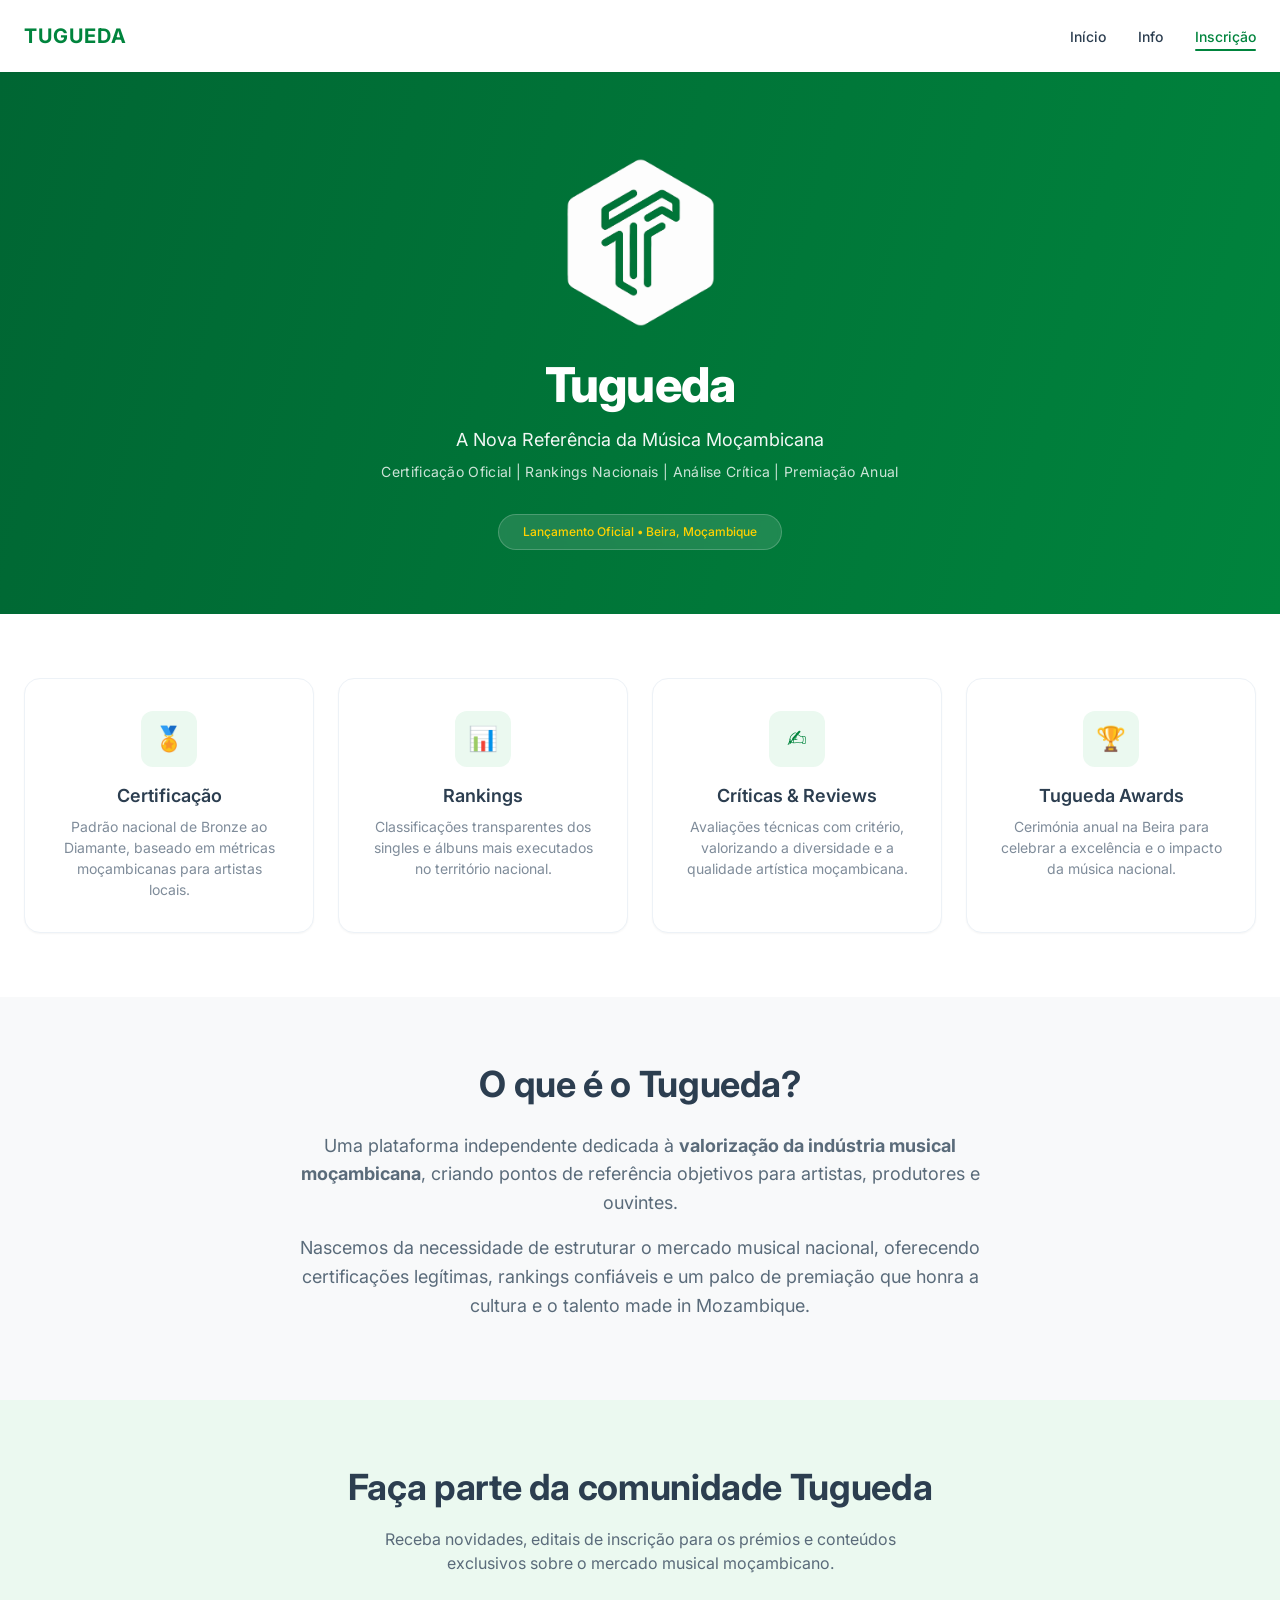
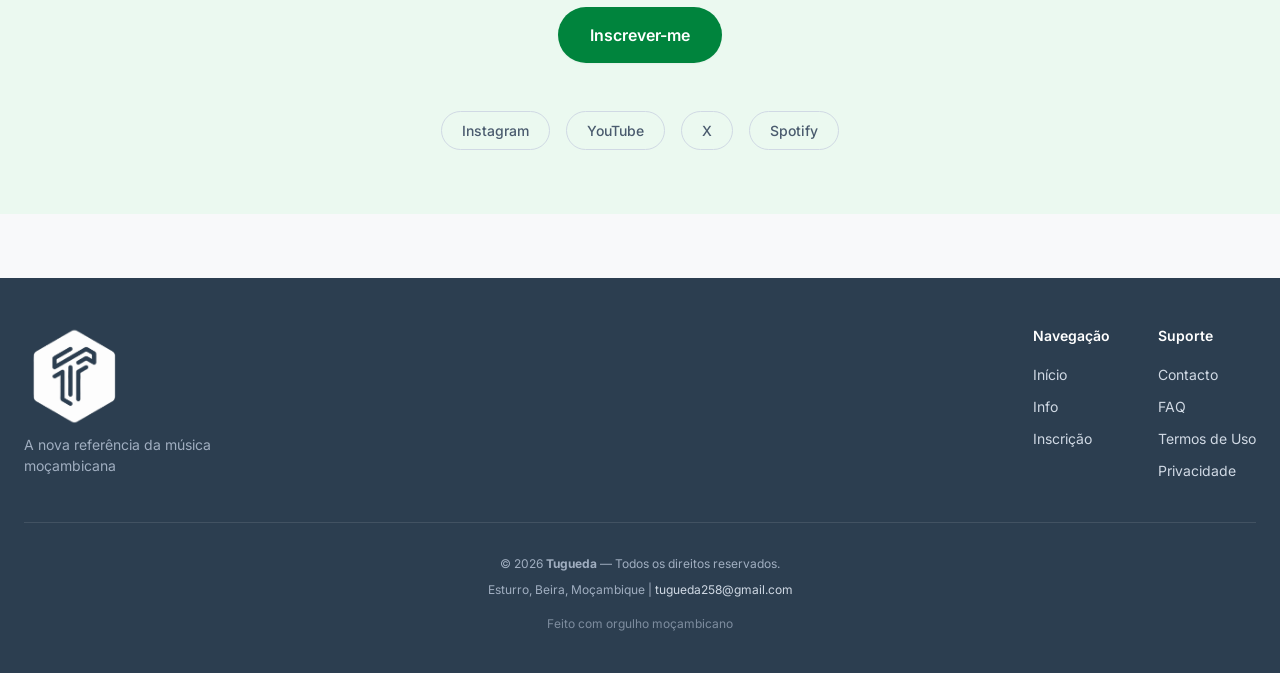
<file: index.html>
<!DOCTYPE html>
<html lang="pt-MZ">
<head>
    <meta charset="UTF-8">
    <meta name="viewport" content="width=device-width, initial-scale=1.0">
    <meta name="description" content="Tugueda - Plataforma oficial de certificação, rankings e premiação da música moçambicana">
    <meta name="keywords" content="música moçambicana, Tugueda, rankings, certificação, prémios">
    <meta name="author" content="Tugueda">
    <meta name="theme-color" content="#00843D">
    
    <!-- Open Graph / Facebook -->
    <meta property="og:type" content="website">
    <meta property="og:title" content="Tugueda | Plataforma da Música Moçambicana">
    <meta property="og:description" content="A nova referência da música moçambicana. Certificação, rankings e prémios para artistas nacionais.">
    <meta property="og:image" content="/assets/images/og-image.jpg">
    
    <!-- Twitter -->
    <meta name="twitter:card" content="summary_large_image">
    <meta name="twitter:title" content="Tugueda | Plataforma da Música Moçambicana">
    
    <title>Tugueda | Plataforma da Música Moçambicana</title>
    
    <!-- CSS -->
    <link rel="stylesheet" href="css/main.css">
    <link rel="stylesheet" href="css/pages/home.css">
    
    <!-- Favicon -->
    <link rel="icon" type="image/x-icon" href="/assets/images/favicon.ico">
</head>
<body>
    <div id="header-placeholder"></div>
    
    <main>
        <header class="hero">
            <div class="container">
                <div class="hero-content">
                    <div class="hero-logo" aria-label="Tugueda Logo">
						<img src="assets/images/logo.png" alt="Tugueda - Logotipo oficial da plataforma" class="logo-img">
					</div>
                    <h1 class="hero-title">Tugueda</h1>
                    <p class="hero-tagline">A Nova Referência da Música Moçambicana</p>
                    <p class="hero-subtagline">Certificação Oficial | Rankings Nacionais | Análise Crítica | Premiação Anual</p>
                    <div class="hero-badge">Lançamento Oficial • Beira, Moçambique</div>
                </div>
            </div>
        </header>
        
        <section class="pilares" aria-labelledby="pilares-title">
            <div class="container">
                <h2 id="pilares-title" class="visually-hidden">Serviços Tugueda</h2>
                <div class="row">
                    <div class="col col-md-6 col-sm-12">
                        <div class="card">
                            <div class="card-icon" aria-hidden="true">🏅</div>
                            <h3 class="card-title">Certificação</h3>
                            <p class="card-text">Padrão nacional de Bronze ao Diamante, baseado em métricas moçambicanas para artistas locais.</p>
                        </div>
                    </div>
                    <div class="col col-md-6 col-sm-12">
                        <div class="card">
                            <div class="card-icon" aria-hidden="true">📊</div>
                            <h3 class="card-title">Rankings</h3>
                            <p class="card-text">Classificações transparentes dos singles e álbuns mais executados no território nacional.</p>
                        </div>
                    </div>
                    <div class="col col-md-6 col-sm-12">
                        <div class="card">
                            <div class="card-icon" aria-hidden="true">✍️</div>
                            <h3 class="card-title">Críticas & Reviews</h3>
                            <p class="card-text">Avaliações técnicas com critério, valorizando a diversidade e a qualidade artística moçambicana.</p>
                        </div>
                    </div>
                    <div class="col col-md-6 col-sm-12">
                        <div class="card">
                            <div class="card-icon" aria-hidden="true">🏆</div>
                            <h3 class="card-title">Tugueda Awards</h3>
                            <p class="card-text">Cerimónia anual na Beira para celebrar a excelência e o impacto da música nacional.</p>
                        </div>
                    </div>
                </div>
            </div>
        </section>
        
        <section class="sobre">
            <div class="container">
                <h2>O que é o Tugueda?</h2>
                <p>Uma plataforma independente dedicada à <strong>valorização da indústria musical moçambicana</strong>, criando pontos de referência objetivos para artistas, produtores e ouvintes.</p>
                <p>Nascemos da necessidade de estruturar o mercado musical nacional, oferecendo certificações legítimas, rankings confiáveis e um palco de premiação que honra a cultura e o talento made in Mozambique.</p>
            </div>
        </section>
        
        <section class="cta">
            <div class="container">
                <h2>Faça parte da comunidade Tugueda</h2>
                <p>Receba novidades, editais de inscrição para os prémios e conteúdos exclusivos sobre o mercado musical moçambicano.</p>
                <a href="inscricao.html" class="btn btn-primary btn-lg">Inscrever-me</a>
                
                <div class="redes-sociais">
                    <a href="https://instagram.com/tugueda258" class="social-link" target="_blank" rel="noopener">Instagram</a>
                    <a href="https://youtube.com/@tugueda258" class="social-link" target="_blank" rel="noopener">YouTube</a>
                    <a href="https://x.com/tugueda258" class="social-link" target="_blank" rel="noopener">X</a>
                    <a href="https://open.spotify.com/user/..." class="social-link" target="_blank" rel="noopener">Spotify</a>
                </div>
            </div>
        </section>
    </main>
    
    <div id="footer-placeholder"></div>
    
    <!-- JavaScript -->
    <script type="module" src="js/main.js"></script>
</body>
</html>
</file>
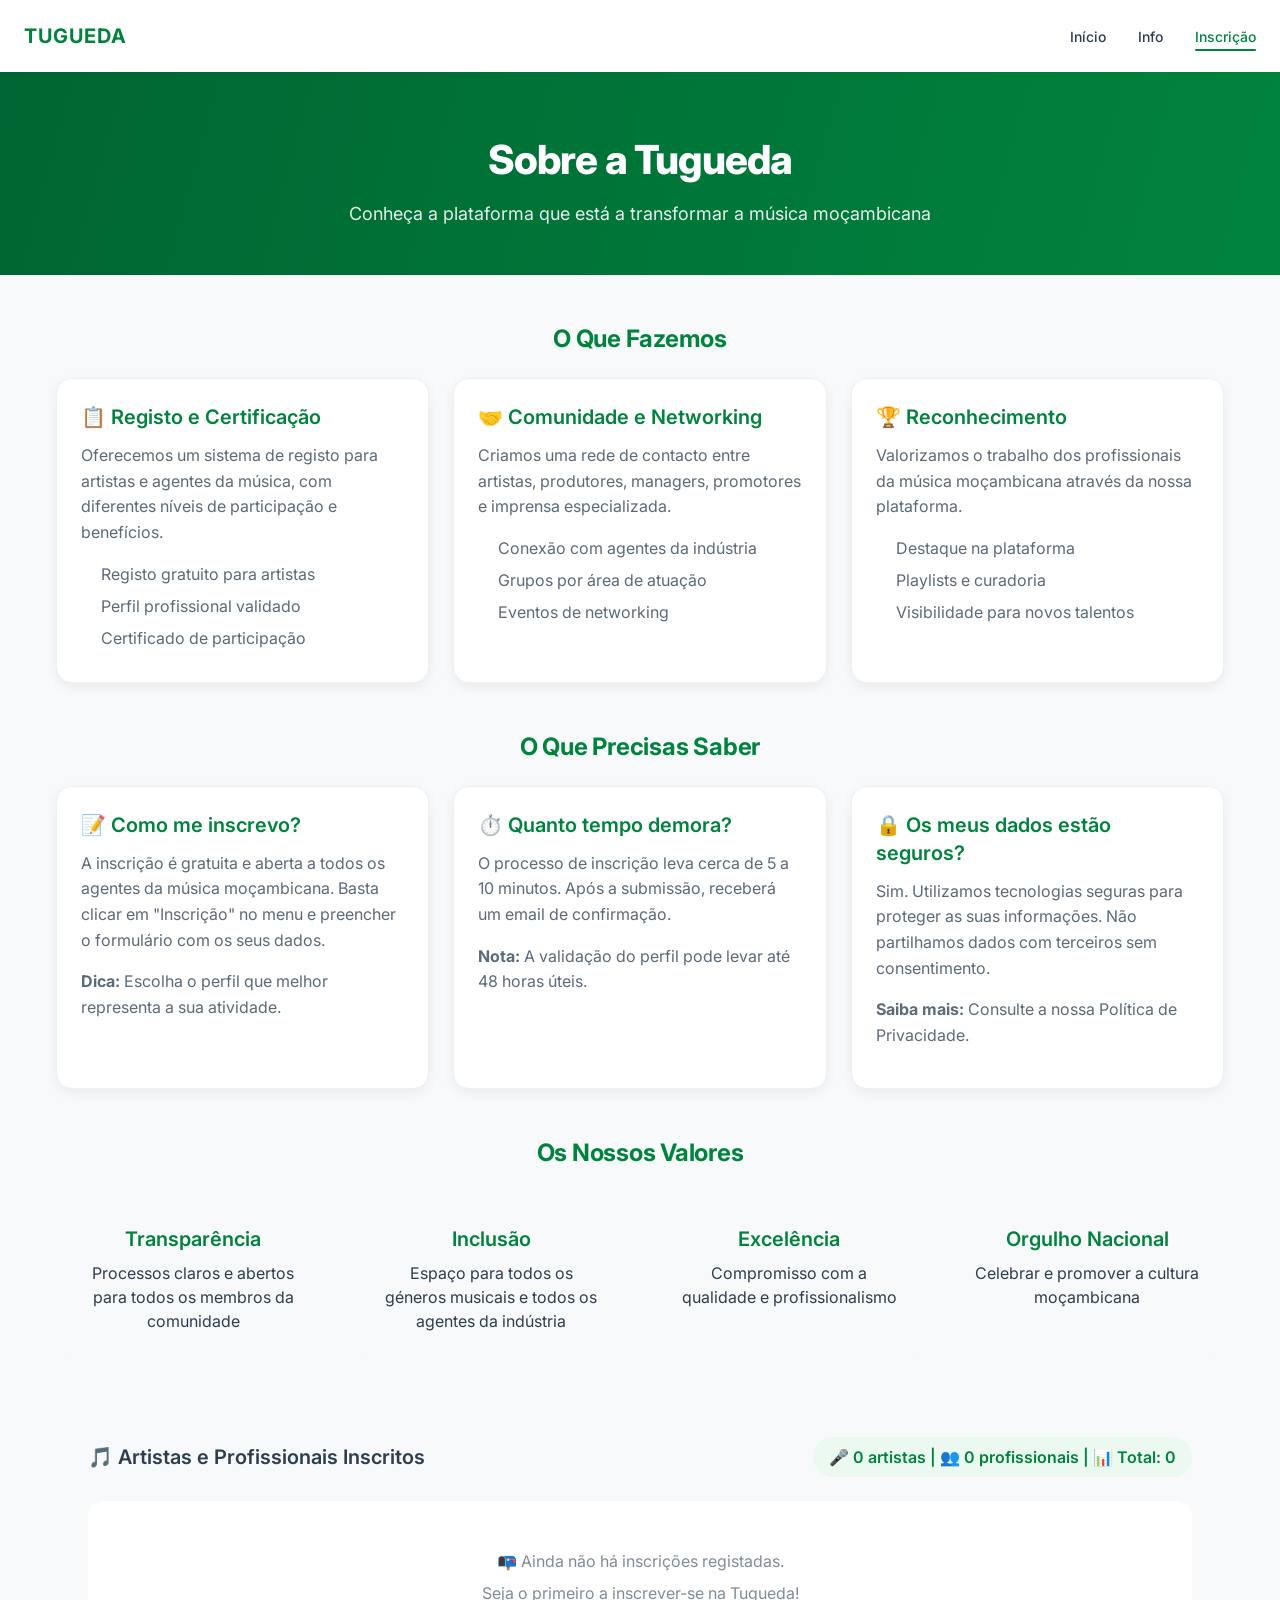
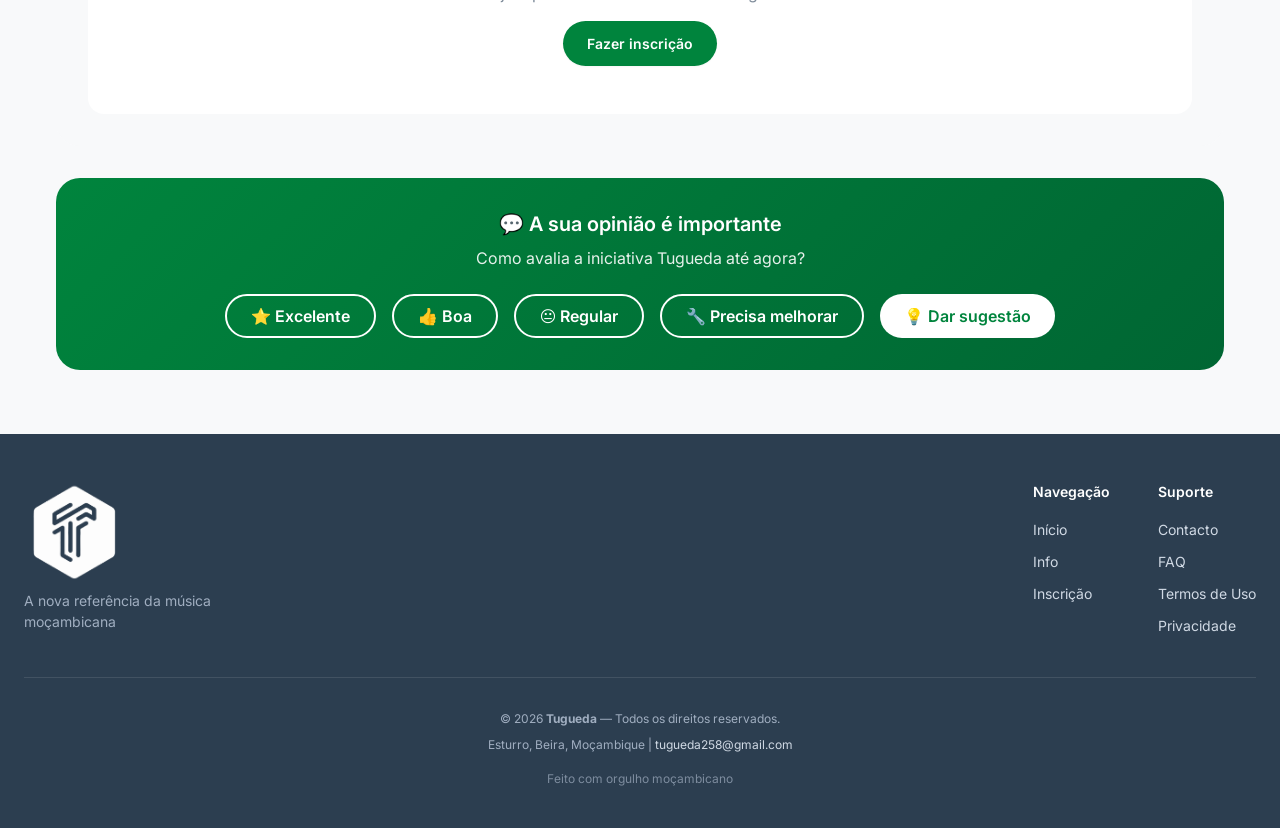
<file: info.html>
<!DOCTYPE html>
<html lang="pt-MZ">
<head>
    <meta charset="UTF-8">
    <meta name="viewport" content="width=device-width, initial-scale=1.0">
    <meta name="description" content="Informações sobre a Tugueda - Plataforma da música moçambicana">
    <meta name="theme-color" content="#00843D">
    
    <title>Info | Tugueda - Plataforma da Música Moçambicana</title>
    
    <link rel="stylesheet" href="css/main.css">
    
    <style>
        .info-hero {
            background: linear-gradient(105deg, var(--color-primary-dark) 0%, var(--color-primary) 100%);
            color: var(--color-white);
            text-align: center;
            padding: var(--spacing-16) var(--spacing-4) var(--spacing-12);
            margin-top: var(--header-height);
        }
        
        .info-hero h1 {
            font-size: clamp(1.8rem, 4vw, 2.5rem);
            margin-bottom: var(--spacing-4);
        }
        
        .info-hero p {
            font-size: var(--font-size-lg);
            opacity: 0.9;
            max-width: 600px;
            margin: 0 auto;
        }
        
        .info-content {
            max-width: 1200px;
            margin: var(--spacing-12) auto;
            padding: 0 var(--spacing-4);
        }
        
        .info-section {
            margin-bottom: var(--spacing-12);
        }
        
        .info-section h2 {
            color: var(--color-primary);
            margin-bottom: var(--spacing-6);
            font-size: var(--font-size-2xl);
            text-align: center;
        }
        
        .cards-grid {
            display: grid;
            grid-template-columns: repeat(auto-fit, minmax(300px, 1fr));
            gap: var(--spacing-6);
            margin-top: var(--spacing-6);
        }
        
        .info-card {
            background-color: var(--color-white);
            border-radius: var(--border-radius-lg);
            padding: var(--spacing-6);
            box-shadow: var(--shadow-md);
            border: 1px solid var(--color-gray-200);
            transition: transform var(--transition-base);
        }
        
        .info-card:hover {
            transform: translateY(-4px);
            box-shadow: var(--shadow-lg);
        }
        
        .info-card h3 {
            color: var(--color-primary);
            margin-bottom: var(--spacing-3);
            font-size: var(--font-size-xl);
        }
        
        .info-card p {
            color: var(--color-gray-700);
            line-height: 1.6;
            margin-bottom: var(--spacing-4);
        }
        
        .info-card ul {
            margin-left: var(--spacing-5);
            color: var(--color-gray-700);
        }
        
        .info-card li {
            margin-bottom: var(--spacing-2);
        }
        
        .valores-grid {
            display: grid;
            grid-template-columns: repeat(auto-fit, minmax(200px, 1fr));
            gap: var(--spacing-6);
            margin: var(--spacing-8) 0;
        }
        
        .valor-item {
            text-align: center;
            padding: var(--spacing-6);
            background-color: var(--color-gray-100);
            border-radius: var(--border-radius-lg);
        }
        
        .valor-item h4 {
            color: var(--color-primary);
            margin-bottom: var(--spacing-2);
        }
        
        /* Seção de Artistas */
        .artistas-section {
            background-color: var(--color-gray-100);
            border-radius: var(--border-radius-xl);
            padding: var(--spacing-8);
            margin-top: var(--spacing-8);
        }
        
        .artistas-header {
            display: flex;
            justify-content: space-between;
            align-items: center;
            flex-wrap: wrap;
            margin-bottom: var(--spacing-6);
        }
        
        .artistas-header h3 {
            font-size: var(--font-size-xl);
            color: var(--color-gray-900);
        }
        
        .artistas-stats {
            background-color: var(--color-primary-soft);
            padding: var(--spacing-2) var(--spacing-4);
            border-radius: var(--border-radius-full);
            color: var(--color-primary);
            font-weight: var(--font-weight-semibold);
        }
        
        .artistas-grid {
            display: grid;
            grid-template-columns: repeat(auto-fill, minmax(280px, 1fr));
            gap: var(--spacing-4);
        }
        
        .artista-card {
            background-color: var(--color-white);
            border-radius: var(--border-radius-md);
            padding: var(--spacing-4);
            display: flex;
            align-items: center;
            gap: var(--spacing-4);
            border: 1px solid var(--color-gray-200);
            transition: all var(--transition-fast);
        }
        
        .artista-card:hover {
            border-color: var(--color-primary);
            box-shadow: var(--shadow-sm);
        }
        
        .artista-avatar {
            width: 48px;
            height: 48px;
            background-color: var(--color-primary-soft);
            border-radius: var(--border-radius-full);
            display: flex;
            align-items: center;
            justify-content: center;
            font-size: var(--font-size-xl);
            font-weight: var(--font-weight-bold);
            color: var(--color-primary);
            flex-shrink: 0;
        }
        
        .artista-info {
            flex: 1;
        }
        
        .artista-nome {
            font-weight: var(--font-weight-bold);
            color: var(--color-gray-900);
            margin-bottom: var(--spacing-1);
        }
        
        .artista-perfil {
            font-size: var(--font-size-xs);
            color: var(--color-gray-600);
        }
        
        .artista-data {
            font-size: var(--font-size-xs);
            color: var(--color-gray-500);
        }
        
        .empty-state {
            text-align: center;
            padding: var(--spacing-12);
            background-color: var(--color-white);
            border-radius: var(--border-radius-lg);
            color: var(--color-gray-600);
        }
        
        .loading-spinner {
            display: flex;
            justify-content: center;
            padding: var(--spacing-8);
        }
        
        .spinner {
            width: 40px;
            height: 40px;
            border: 3px solid var(--color-gray-300);
            border-top-color: var(--color-primary);
            border-radius: 50%;
            animation: spin 1s linear infinite;
        }
        
        @keyframes spin {
            to { transform: rotate(360deg); }
        }
        
        /* Seção de Pergunta */
        .pergunta-section {
            background: linear-gradient(135deg, var(--color-primary) 0%, var(--color-primary-dark) 100%);
            border-radius: var(--border-radius-xl);
            padding: var(--spacing-8);
            text-align: center;
            color: var(--color-white);
            margin-top: var(--spacing-8);
        }
        
        .pergunta-section h3 {
            font-size: var(--font-size-xl);
            margin-bottom: var(--spacing-2);
        }
        
        .pergunta-section p {
            margin-bottom: var(--spacing-6);
            opacity: 0.9;
        }
        
        .pergunta-buttons {
            display: flex;
            gap: var(--spacing-4);
            justify-content: center;
            flex-wrap: wrap;
        }
        
        .btn-outline-light {
            background-color: transparent;
            border: 2px solid var(--color-white);
            color: var(--color-white);
            padding: var(--spacing-2) var(--spacing-6);
            border-radius: var(--border-radius-full);
            font-weight: var(--font-weight-semibold);
            cursor: pointer;
            transition: all var(--transition-fast);
        }
        
        .btn-outline-light:hover {
            background-color: var(--color-white);
            color: var(--color-primary);
        }
        
        .btn-light {
            background-color: var(--color-white);
            border: none;
            color: var(--color-primary);
            padding: var(--spacing-2) var(--spacing-6);
            border-radius: var(--border-radius-full);
            font-weight: var(--font-weight-semibold);
            cursor: pointer;
            transition: all var(--transition-fast);
        }
        
        .btn-light:hover {
            background-color: var(--color-secondary);
            transform: translateY(-2px);
        }
        
        .feedback-message {
            margin-top: var(--spacing-4);
            padding: var(--spacing-2);
            background-color: rgba(255,255,255,0.2);
            border-radius: var(--border-radius-md);
            display: inline-block;
        }
        
        @media (max-width: 768px) {
            .info-section h2 {
                font-size: var(--font-size-xl);
            }
            .artistas-header {
                flex-direction: column;
                gap: var(--spacing-4);
                text-align: center;
            }
            .artistas-section {
                padding: var(--spacing-4);
            }
        }
    </style>
</head>
<body>
    <div id="header-placeholder"></div>
    
    <main>
        <header class="info-hero">
            <h1>Sobre a Tugueda</h1>
            <p>Conheça a plataforma que está a transformar a música moçambicana</p>
        </header>
        
        <div class="info-content">
            <!-- SECÇÃO: O QUE FAZEMOS (4 cards) -->
            <div class="info-section">
                <h2>O Que Fazemos</h2>
                <div class="cards-grid">
                    <div class="info-card">
                        <h3>📋 Registo e Certificação</h3>
                        <p>Oferecemos um sistema de registo para artistas e agentes da música, com diferentes níveis de participação e benefícios.</p>
                        <ul>
                            <li>Registo gratuito para artistas</li>
                            <li>Perfil profissional validado</li>
                            <li>Certificado de participação</li>
                        </ul>
                    </div>
                    <div class="info-card">
                        <h3>🤝 Comunidade e Networking</h3>
                        <p>Criamos uma rede de contacto entre artistas, produtores, managers, promotores e imprensa especializada.</p>
                        <ul>
                            <li>Conexão com agentes da indústria</li>
                            <li>Grupos por área de atuação</li>
                            <li>Eventos de networking</li>
                        </ul>
                    </div>
                    <div class="info-card">
                        <h3>🏆 Reconhecimento</h3>
                        <p>Valorizamos o trabalho dos profissionais da música moçambicana através da nossa plataforma.</p>
                        <ul>
                            <li>Destaque na plataforma</li>
                            <li>Playlists e curadoria</li>
                            <li>Visibilidade para novos talentos</li>
                        </ul>
                    </div>
                </div>
            </div>
            
            <!-- SECÇÃO: O QUE PRECISAS SABER -->
            <div class="info-section">
                <h2>O Que Precisas Saber</h2>
                <div class="cards-grid">
                    <div class="info-card">
                        <h3>📝 Como me inscrevo?</h3>
                        <p>A inscrição é gratuita e aberta a todos os agentes da música moçambicana. Basta clicar em "Inscrição" no menu e preencher o formulário com os seus dados.</p>
                        <p><strong>Dica:</strong> Escolha o perfil que melhor representa a sua atividade.</p>
                    </div>
                    <div class="info-card">
                        <h3>⏱️ Quanto tempo demora?</h3>
                        <p>O processo de inscrição leva cerca de 5 a 10 minutos. Após a submissão, receberá um email de confirmação.</p>
                        <p><strong>Nota:</strong> A validação do perfil pode levar até 48 horas úteis.</p>
                    </div>
                    <div class="info-card">
                        <h3>🔒 Os meus dados estão seguros?</h3>
                        <p>Sim. Utilizamos tecnologias seguras para proteger as suas informações. Não partilhamos dados com terceiros sem consentimento.</p>
                        <p><strong>Saiba mais:</strong> Consulte a nossa Política de Privacidade.</p>
                    </div>
                </div>
            </div>
            
            <!-- SECÇÃO: VALORES -->
            <div class="info-section">
                <h2>Os Nossos Valores</h2>
                <div class="valores-grid">
                    <div class="valor-item">
                        <h4>Transparência</h4>
                        <p>Processos claros e abertos para todos os membros da comunidade</p>
                    </div>
                    <div class="valor-item">
                        <h4>Inclusão</h4>
                        <p>Espaço para todos os géneros musicais e todos os agentes da indústria</p>
                    </div>
                    <div class="valor-item">
                        <h4>Excelência</h4>
                        <p>Compromisso com a qualidade e profissionalismo</p>
                    </div>
                    <div class="valor-item">
                        <h4>Orgulho Nacional</h4>
                        <p>Celebrar e promover a cultura moçambicana</p>
                    </div>
                </div>
            </div>
            
            <!-- SECÇÃO: ARTISTAS JÁ INSCRITOS (BASE DE DADOS) -->
            <div class="artistas-section">
                <div class="artistas-header">
                    <h3>🎵 Artistas e Profissionais Inscritos</h3>
                    <div class="artistas-stats" id="artistasStats">Carregando...</div>
                </div>
                
                <div id="artistasContainer">
                    <div class="loading-spinner">
                        <div class="spinner"></div>
                    </div>
                </div>
            </div>
            
            <!-- SECÇÃO: PERGUNTA -->
            <div class="pergunta-section">
                <h3>💬 A sua opinião é importante</h3>
                <p>Como avalia a iniciativa Tugueda até agora?</p>
                <div class="pergunta-buttons">
                    <button class="btn-outline-light" onclick="registarFeedback('excelente')">⭐ Excelente</button>
                    <button class="btn-outline-light" onclick="registarFeedback('boa')">👍 Boa</button>
                    <button class="btn-outline-light" onclick="registarFeedback('regular')">😐 Regular</button>
                    <button class="btn-outline-light" onclick="registarFeedback('precisa_melhorar')">🔧 Precisa melhorar</button>
                    <button class="btn-light" onclick="abrirSugestao()">💡 Dar sugestão</button>
                </div>
                <div id="feedbackResposta" class="feedback-message" style="display: none;"></div>
            </div>
        </div>
    </main>
    
    <div id="footer-placeholder"></div>
    
    <script>
        // Funções globais para feedback
        window.registarFeedback = function(tipo) {
            const mensagens = {
                'excelente': 'Obrigado! Ficamos felizes por saber que está a gostar da Tugueda! 🎵',
                'boa': 'Agradecemos o feedback! Vamos continuar a melhorar para si. 👍',
                'regular': 'Obrigado pela honestidade. Diga-nos como podemos melhorar!',
                'precisa_melhorar': 'Sentimos muito. Por favor, envie-nos a sua sugestão para melhorarmos.'
            };
            
            const resposta = document.getElementById('feedbackResposta');
            resposta.textContent = mensagens[tipo];
            resposta.style.display = 'inline-block';
            
            // Salvar feedback no localStorage
            const feedbacks = JSON.parse(localStorage.getItem('tugueda_feedbacks') || '[]');
            feedbacks.push({
                tipo: tipo,
                data: new Date().toISOString()
            });
            localStorage.setItem('tugueda_feedbacks', JSON.stringify(feedbacks));
            
            // Esconder após 5 segundos
            setTimeout(() => {
                resposta.style.display = 'none';
            }, 5000);
        };
        
        window.abrirSugestao = function() {
            const sugestao = prompt('Deixe aqui a sua sugestão para a Tugueda:');
            if (sugestao && sugestao.trim()) {
                const sugestoes = JSON.parse(localStorage.getItem('tugueda_sugestoes') || '[]');
                sugestoes.push({
                    texto: sugestao,
                    data: new Date().toISOString()
                });
                localStorage.setItem('tugueda_sugestoes', JSON.stringify(sugestoes));
                alert('Obrigado pela sua sugestão! Vamos analisar.');
            }
        };
        
        // Mapeamento de perfis para exibição amigável
        const perfilDisplay = {
            'artista_solo': 'Artista Solo',
            'banda_grupo': 'Banda/Grupo',
            'selo_gravadora': 'Selo/Gravadora',
            'manager_agente': 'Manager/Agente',
            'promotor_eventos': 'Promotor',
            'produtor': 'Produtor',
            'radio_tv': 'Rádio/TV',
            'jornalista_critico': 'Jornalista',
            'estudante': 'Estudante',
            'ouvinte_fa': 'Ouvinte/Fã',
            'loja_instrumentos': 'Loja/Instrumentos',
            'outro': 'Outro'
        };
        
        // Função para obter nome de exibição (artístico/institucional)
        function getNomeExibicao(inscricao) {
            switch(inscricao.perfil) {
                case 'artista_solo':
                    return inscricao.dados_especificos?.nome_artistico || inscricao.nome;
                case 'banda_grupo':
                    return inscricao.dados_especificos?.nome_banda || inscricao.nome;
                case 'selo_gravadora':
                    return inscricao.dados_especificos?.nome_selo || inscricao.nome;
                case 'manager_agente':
                    return inscricao.dados_especificos?.empresa || inscricao.nome;
                case 'promotor_eventos':
                    return inscricao.dados_especificos?.empresa || inscricao.nome;
                case 'produtor':
                    return inscricao.dados_especificos?.estudio || inscricao.nome;
                case 'radio_tv':
                    return inscricao.dados_especificos?.veiculo || inscricao.nome;
                case 'jornalista_critico':
                    return inscricao.dados_especificos?.veiculo || inscricao.nome;
                default:
                    return inscricao.nome;
            }
        }
        
        // Carregar componentes
        async function loadComponent(url, elementId) {
            try {
                const response = await fetch(url);
                if (response.ok) {
                    document.getElementById(elementId).innerHTML = await response.text();
                }
            } catch (error) {
                console.error(`Erro ao carregar ${url}:`, error);
            }
        }
        
        // Carregar artistas da base de dados
        async function carregarArtistas() {
            const container = document.getElementById('artistasContainer');
            const statsElement = document.getElementById('artistasStats');
            
            try {
                let inscricoes = [];
                
                // Tentar buscar do IndexedDB
                if (window.db) {
                    inscricoes = await window.db.getAllInscricoes(100);
                    console.log('Artistas carregados do IndexedDB:', inscricoes.length);
                }
                
                // Fallback: localStorage
                if (inscricoes.length === 0) {
                    inscricoes = JSON.parse(localStorage.getItem('tugueda_inscricoes') || '[]');
                    console.log('Artistas carregados do localStorage:', inscricoes.length);
                }
                
                // Filtrar apenas perfis artísticos (artistas, bandas, selos)
                const artistas = inscricoes.filter(i => 
                    i.perfil === 'artista_solo' || 
                    i.perfil === 'banda_grupo' || 
                    i.perfil === 'selo_gravadora'
                );
                
                const outros = inscricoes.filter(i => 
                    i.perfil !== 'artista_solo' && 
                    i.perfil !== 'banda_grupo' && 
                    i.perfil !== 'selo_gravadora'
                );
                
                // Atualizar estatísticas
                statsElement.innerHTML = `🎤 ${artistas.length} artistas | 👥 ${outros.length} profissionais | 📊 Total: ${inscricoes.length}`;
                
                if (artistas.length === 0 && outros.length === 0) {
                    container.innerHTML = `
                        <div class="empty-state">
                            <p>📭 Ainda não há inscrições registadas.</p>
                            <p style="margin-top: var(--spacing-2);">Seja o primeiro a inscrever-se na Tugueda!</p>
                            <a href="inscricao.html" class="btn btn-primary" style="display: inline-block; margin-top: var(--spacing-4);">Fazer inscrição</a>
                        </div>
                    `;
                    return;
                }
                
                // Construir HTML dos artistas
                let html = '<div class="artistas-grid">';
                
                // Mostrar artistas primeiro
                artistas.forEach(artista => {
                    const nome = getNomeExibicao(artista);
                    const inicial = nome.charAt(0).toUpperCase();
                    const data = new Date(artista.created_at).toLocaleDateString('pt-MZ');
                    
                    html += `
                        <div class="artista-card">
                            <div class="artista-avatar">${inicial}</div>
                            <div class="artista-info">
                                <div class="artista-nome">${nome}</div>
                                <div class="artista-perfil">${perfilDisplay[artista.perfil] || artista.perfil}</div>
                                <div class="artista-data">${data}</div>
                            </div>
                        </div>
                    `;
                });
                
                // Mostrar outros profissionais
                outros.forEach(profissional => {
                    const nome = getNomeExibicao(profissional);
                    const inicial = nome.charAt(0).toUpperCase();
                    const data = new Date(profissional.created_at).toLocaleDateString('pt-MZ');
                    
                    html += `
                        <div class="artista-card">
                            <div class="artista-avatar">${inicial}</div>
                            <div class="artista-info">
                                <div class="artista-nome">${nome}</div>
                                <div class="artista-perfil">${perfilDisplay[profissional.perfil] || profissional.perfil}</div>
                                <div class="artista-data">${data}</div>
                            </div>
                        </div>
                    `;
                });
                
                html += '</div>';
                container.innerHTML = html;
                
            } catch (error) {
                console.error('Erro ao carregar artistas:', error);
                container.innerHTML = `
                    <div class="empty-state">
                        <p>⚠️ Erro ao carregar a base de dados.</p>
                        <p style="margin-top: var(--spacing-2);">Tente novamente mais tarde.</p>
                    </div>
                `;
            }
        }
        
        // Inicializar página
        (async function() {
            await loadComponent('components/header.html', 'header-placeholder');
            await loadComponent('components/footer.html', 'footer-placeholder');
            await carregarArtistas();
        })();
    </script>
    
    <script type="module">
        import { TuguedaDB } from './js/modules/database.js';
        
        // Inicializar banco de dados
        window.db = new TuguedaDB();
        await window.db.init();
        
        // Recarregar artistas quando o DB estiver pronto
        await carregarArtistas();
    </script>
</body>
</html>
</file>
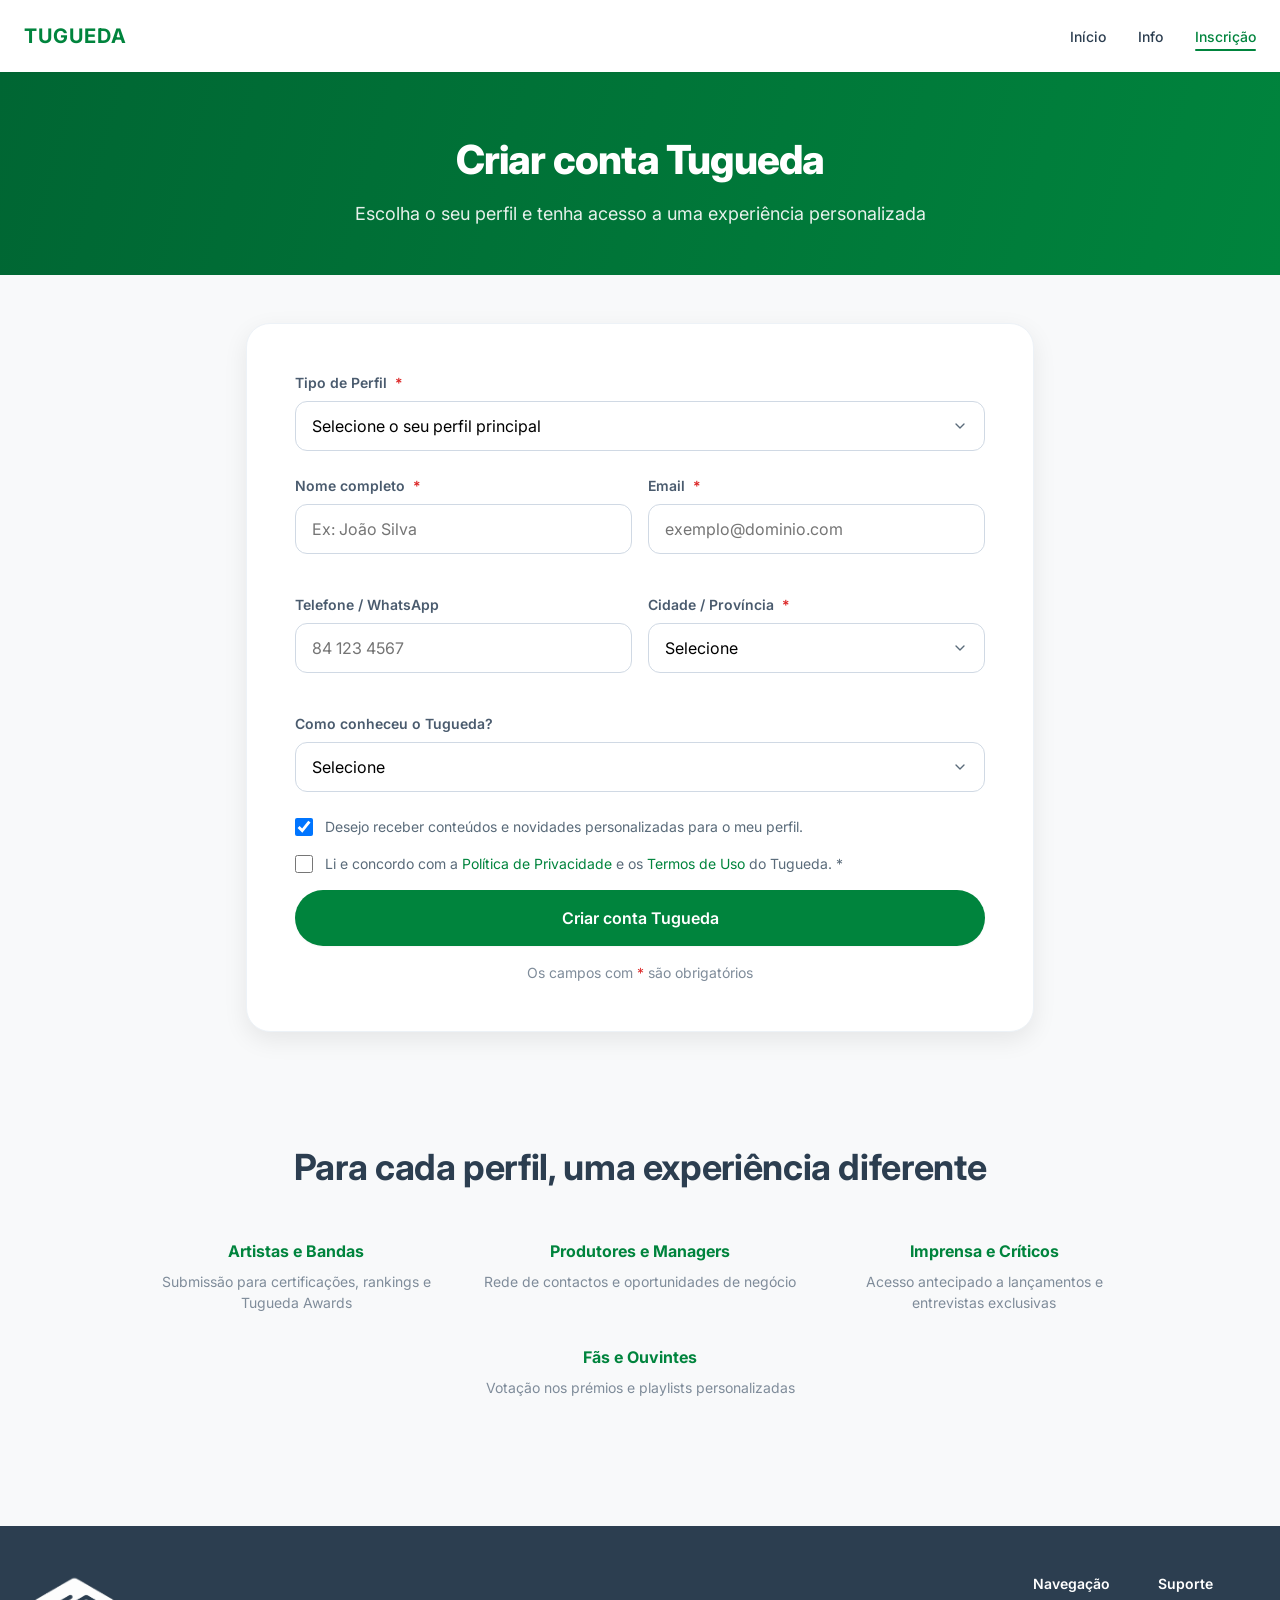
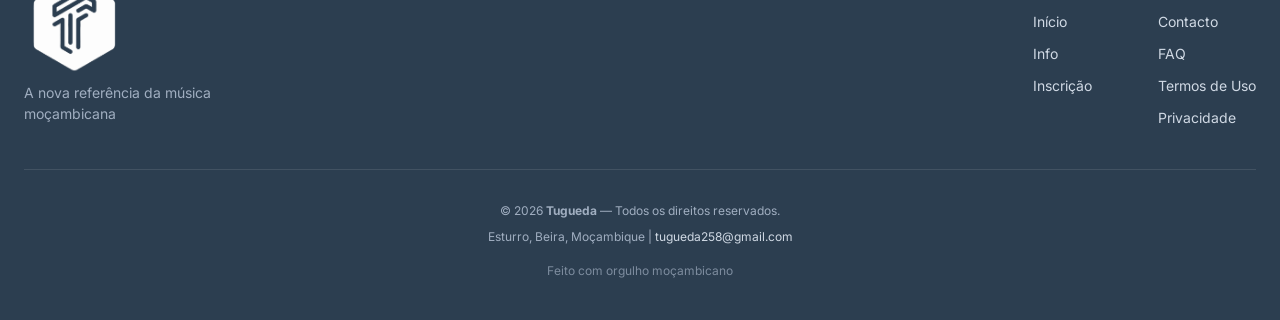
<file: inscricao.html>
<!DOCTYPE html>
<html lang="pt-MZ">
<head>
    <meta charset="UTF-8">
    <meta name="viewport" content="width=device-width, initial-scale=1.0">
    <meta name="description" content="Inscreva-se no Tugueda - Plataforma oficial da música moçambicana">
    <meta name="theme-color" content="#00843D">
    
    <title>Inscrição | Tugueda - Plataforma da Música Moçambicana</title>
    
    <!-- CSS Principal -->
    <link rel="stylesheet" href="css/main.css">
    <link rel="stylesheet" href="css/pages/inscricao.css">
</head>
<body>
    <!-- Header será inserido aqui via JavaScript -->
    <div id="header-placeholder"></div>
    
    <main>
        <header class="hero-inscricao">
            <h1>Criar conta Tugueda</h1>
            <p>Escolha o seu perfil e tenha acesso a uma experiência personalizada</p>
        </header>
        
        <div class="form-container">
            <div class="form-card">
                <div id="successMessage" class="success-message hidden">
                    <p>Inscrição realizada com sucesso!</p>
                    <p>A redirecionar para a página de confirmação...</p>
                </div>
                
                <form id="inscricaoForm" novalidate>
                    <!-- PERFIL - Primeiro campo -->
                    <div class="form-group">
                        <label class="form-label">Tipo de Perfil <span class="required">*</span></label>
                        <select id="perfil" name="perfil" class="form-control form-select" required>
                            <option value="">Selecione o seu perfil principal</option>
                            <option value="artista_solo">Artista / Músico (Solo)</option>
                            <option value="banda_grupo">Banda / Grupo Musical</option>
                            <option value="selo_gravadora">Selo / Editora / Gravadora</option>
                            <option value="manager_agente">Manager / Agente Artístico</option>
                            <option value="promotor_eventos">Promotor de Eventos</option>
                            <option value="produtor">Produtor Musical</option>
                            <option value="radio_tv">Rádio / TV / Streaming</option>
                            <option value="jornalista_critico">Jornalista / Crítico Musical</option>
                            <option value="estudante">Estudante de Música</option>
                            <option value="ouvinte_fa">Ouvinte / Fã</option>
                            <option value="loja_instrumentos">Loja / Instrumentos Musicais</option>
                            <option value="outro">Outro</option>
                        </select>
                    </div>
                    
                    <!-- Informações básicas -->
                    <div class="form-row">
                        <div class="form-group">
                            <label for="nome" class="form-label">Nome completo <span class="required">*</span></label>
                            <input type="text" id="nome" name="nome" class="form-control" required placeholder="Ex: João Silva">
                        </div>
                        <div class="form-group">
                            <label for="email" class="form-label">Email <span class="required">*</span></label>
                            <input type="email" id="email" name="email" class="form-control" required placeholder="exemplo@dominio.com">
                        </div>
                    </div>
                    
                    <div class="form-row">
                        <div class="form-group">
                            <label for="telefone" class="form-label">Telefone / WhatsApp</label>
                            <input type="tel" id="telefone" name="telefone" class="form-control" placeholder="84 123 4567">
                        </div>
                        <div class="form-group">
                            <label for="provincia" class="form-label">Cidade / Província <span class="required">*</span></label>
                            <select id="provincia" name="provincia" class="form-control form-select" required>
                                <option value="">Selecione</option>
                                <option value="Maputo Cidade">Maputo Cidade</option>
                                <option value="Maputo Província">Maputo Província</option>
                                <option value="Gaza">Gaza</option>
                                <option value="Inhambane">Inhambane</option>
                                <option value="Manica">Manica</option>
                                <option value="Sofala">Sofala</option>
                                <option value="Tete">Tete</option>
                                <option value="Zambézia">Zambézia</option>
                                <option value="Nampula">Nampula</option>
                                <option value="Cabo Delgado">Cabo Delgado</option>
                                <option value="Niassa">Niassa</option>
                                <option value="Fora de Moçambique">Fora de Moçambique</option>
                            </select>
                        </div>
                    </div>
                    
                    <!-- SEÇÕES CONDICIONAIS -->
                    <!-- Artista Solo -->
                    <div id="artista_solo_fields" class="conditional-section hidden">
                        <div class="section-title">INFORMAÇÕES ARTÍSTICAS</div>
                        <div class="form-row">
                            <div class="form-group">
                                <label class="form-label">Nome Artístico</label>
                                <input type="text" id="nome_artistico" class="form-control" placeholder="Como é conhecido artisticamente">
                            </div>
                            <div class="form-group">
                                <label class="form-label">Ano de início de carreira</label>
                                <input type="number" id="ano_carreira" class="form-control" min="1950" max="2026">
                            </div>
                        </div>
                        <div class="form-group">
                            <label class="form-label">Géneros musicais que produz</label>
                            <select id="generos_artista" class="form-control" multiple size="3">
                                <option>Marrabenta</option>
                                <option>Pandza</option>
                                <option>Afrobeat / Afro-house</option>
                                <option>Hip Hop / Rap</option>
                                <option>Kizomba / Zouk</option>
                                <option>R&B / Soul</option>
                                <option>Rock / Alternativo</option>
                                <option>Gospel</option>
                                <option>Música Tradicional</option>
                            </select>
                        </div>
                        <div class="form-group">
                            <label class="form-label">Links para suas músicas</label>
                            <input type="text" id="links_musica" class="form-control" placeholder="Spotify, YouTube, Apple Music">
                        </div>
                    </div>
                    
                    <!-- Banda/Grupo -->
                    <div id="banda_grupo_fields" class="conditional-section hidden">
                        <div class="section-title">INFORMAÇÕES DO GRUPO</div>
                        <div class="form-group">
                            <label class="form-label">Nome da Banda / Grupo</label>
                            <input type="text" id="nome_banda" class="form-control">
                        </div>
                        <div class="form-row">
                            <div class="form-group">
                                <label class="form-label">Número de membros</label>
                                <input type="number" id="num_membros" class="form-control" min="2">
                            </div>
                            <div class="form-group">
                                <label class="form-label">Ano de formação</label>
                                <input type="number" id="ano_formacao" class="form-control" min="1950">
                            </div>
                        </div>
                        <div class="form-group">
                            <label class="form-label">Géneros musicais</label>
                            <select id="generos_banda" class="form-control" multiple size="3">
                                <option>Marrabenta</option>
                                <option>Pandza</option>
                                <option>Afrobeat</option>
                                <option>Hip Hop</option>
                                <option>Rock</option>
                                <option>Gospel</option>
                                <option>Tradicional</option>
                            </select>
                        </div>
                    </div>
                    
                    <!-- Selo/Gravadora -->
                    <div id="selo_gravadora_fields" class="conditional-section hidden">
                        <div class="section-title">INFORMAÇÕES DO SELO / GRAVADORA</div>
                        <div class="form-group">
                            <label class="form-label">Nome do Selo / Gravadora</label>
                            <input type="text" id="nome_selo" class="form-control">
                        </div>
                        <div class="form-row">
                            <div class="form-group">
                                <label class="form-label">Ano de fundação</label>
                                <input type="number" id="ano_selo" class="form-control" min="1950">
                            </div>
                            <div class="form-group">
                                <label class="form-label">Número de artistas no catálogo</label>
                                <input type="number" id="num_artistas_selo" class="form-control" min="1">
                            </div>
                        </div>
                        <div class="form-group">
                            <label class="form-label">Website / Redes sociais</label>
                            <input type="text" id="site_selo" class="form-control" placeholder="Link do Instagram ou site">
                        </div>
                    </div>
                    
                    <!-- Manager -->
                    <div id="manager_agente_fields" class="conditional-section hidden">
                        <div class="section-title">INFORMAÇÕES PROFISSIONAIS</div>
                        <div class="form-group">
                            <label class="form-label">Nome da empresa / Agência</label>
                            <input type="text" id="empresa_manager" class="form-control">
                        </div>
                        <div class="form-group">
                            <label class="form-label">Número de artistas que gere</label>
                            <input type="number" id="num_artistas_manager" class="form-control" min="1">
                        </div>
                        <div class="form-group">
                            <label class="form-label">Áreas de atuação</label>
                            <select id="areas_manager" class="form-control" multiple size="3">
                                <option>Carreira artística</option>
                                <option>Booking (shows)</option>
                                <option>Assessoria de imprensa</option>
                                <option>Marketing digital</option>
                                <option>Distribuição musical</option>
                            </select>
                        </div>
                    </div>
                    
                    <!-- Promotor -->
                    <div id="promotor_eventos_fields" class="conditional-section hidden">
                        <div class="section-title">INFORMAÇÕES DE EVENTOS</div>
                        <div class="form-group">
                            <label class="form-label">Nome da empresa / Coletivo</label>
                            <input type="text" id="empresa_promotor" class="form-control">
                        </div>
                        <div class="form-group">
                            <label class="form-label">Eventos que já realizou</label>
                            <input type="text" id="eventos_realizados" class="form-control" placeholder="Ex: Festa da Marrabenta">
                        </div>
                        <div class="form-group">
                            <label class="form-label">Capacidade média dos eventos</label>
                            <select id="capacidade_eventos" class="form-control form-select">
                                <option value="">Selecione</option>
                                <option>Até 200 pessoas</option>
                                <option>200 - 500 pessoas</option>
                                <option>500 - 1000 pessoas</option>
                                <option>1000 - 5000 pessoas</option>
                                <option>Mais de 5000 pessoas</option>
                            </select>
                        </div>
                    </div>
                    
                    <!-- Produtor -->
                    <div id="produtor_fields" class="conditional-section hidden">
                        <div class="section-title">INFORMAÇÕES DE PRODUÇÃO</div>
                        <div class="form-group">
                            <label class="form-label">Estúdio / Nome profissional</label>
                            <input type="text" id="estudio_produtor" class="form-control">
                        </div>
                        <div class="form-row">
                            <div class="form-group">
                                <label class="form-label">Anos de experiência</label>
                                <input type="number" id="anos_produtor" class="form-control" min="1">
                            </div>
                            <div class="form-group">
                                <label class="form-label">DAWs que utiliza</label>
                                <input type="text" id="daws" class="form-control" placeholder="FL Studio, Logic Pro, Ableton">
                            </div>
                        </div>
                        <div class="form-group">
                            <label class="form-label">Portfólio / Links</label>
                            <input type="text" id="portfolio_produtor" class="form-control" placeholder="SoundCloud, YouTube">
                        </div>
                    </div>
                    
                    <!-- Rádio/TV -->
                    <div id="radio_tv_fields" class="conditional-section hidden">
                        <div class="section-title">INFORMAÇÕES DO VEÍCULO</div>
                        <div class="form-group">
                            <label class="form-label">Nome da Rádio / TV / Canal</label>
                            <input type="text" id="nome_veiculo" class="form-control">
                        </div>
                        <div class="form-row">
                            <div class="form-group">
                                <label class="form-label">Tipo de veículo</label>
                                <select id="tipo_veiculo" class="form-control form-select">
                                    <option value="">Selecione</option>
                                    <option>Rádio (FM)</option>
                                    <option>Rádio (Online)</option>
                                    <option>Televisão</option>
                                    <option>Streaming (YouTube, Twitch)</option>
                                    <option>Podcast</option>
                                </select>
                            </div>
                            <div class="form-group">
                                <label class="form-label">Audiência estimada</label>
                                <input type="text" id="audiencia" class="form-control" placeholder="Ex: 50.000 ouvintes">
                            </div>
                        </div>
                    </div>
                    
                    <!-- Jornalista -->
                    <div id="jornalista_fields" class="conditional-section hidden">
                        <div class="section-title">INFORMAÇÕES DE IMPRENSA</div>
                        <div class="form-group">
                            <label class="form-label">Veículo / Plataforma</label>
                            <input type="text" id="veiculo_jornalista" class="form-control">
                        </div>
                        <div class="form-group">
                            <label class="form-label">Especialização musical</label>
                            <input type="text" id="especialidade_jornalista" class="form-control" placeholder="crítica de álbuns, entrevistas">
                        </div>
                        <div class="form-group">
                            <label class="form-label">Link para trabalhos publicados</label>
                            <input type="text" id="portfolio_jornalista" class="form-control">
                        </div>
                    </div>
                    
                    <!-- Estudante -->
                    <div id="estudante_fields" class="conditional-section hidden">
                        <div class="section-title">INFORMAÇÕES ACADÉMICAS</div>
                        <div class="form-group">
                            <label class="form-label">Curso / Área de estudo</label>
                            <input type="text" id="curso_estudante" class="form-control">
                        </div>
                        <div class="form-group">
                            <label class="form-label">Instituição de ensino</label>
                            <input type="text" id="instituicao" class="form-control">
                        </div>
                        <div class="form-group">
                            <label class="form-label">Ano lectivo</label>
                            <select id="ano_estudante" class="form-control form-select">
                                <option value="">Selecione</option>
                                <option>1º Ano</option>
                                <option>2º Ano</option>
                                <option>3º Ano</option>
                                <option>4º Ano ou superior</option>
                                <option>Recém-formado</option>
                            </select>
                        </div>
                    </div>
                    
                    <!-- Ouvinte/Fã -->
                    <div id="ouvinte_fields" class="conditional-section hidden">
                        <div class="section-title">SEUS INTERESSES MUSICAIS</div>
                        <div class="form-group">
                            <label class="form-label">Géneros musicais que mais gosta</label>
                            <select id="generos_ouvinte" class="form-control" multiple size="3">
                                <option>Marrabenta</option>
                                <option>Pandza</option>
                                <option>Afrobeat</option>
                                <option>Hip Hop / Rap</option>
                                <option>Kizomba</option>
                                <option>R&B</option>
                                <option>Rock</option>
                                <option>Gospel</option>
                                <option>Tradicional</option>
                            </select>
                        </div>
                        <div class="form-group">
                            <label class="form-label">Artistas moçambicanos favoritos</label>
                            <input type="text" id="artistas_favoritos" class="form-control" placeholder="Ex: Azagaia, Laylizzy">
                        </div>
                        <div class="form-group">
                            <label class="form-label">Onde costuma ouvir música?</label>
                            <select id="plataforma_ouvinte" class="form-control form-select">
                                <option value="">Selecione</option>
                                <option>Spotify</option>
                                <option>YouTube Music</option>
                                <option>Apple Music</option>
                                <option>Deezer</option>
                                <option>Rádio FM</option>
                                <option>Download / MP3</option>
                            </select>
                        </div>
                    </div>
                    
                    <!-- Loja -->
                    <div id="loja_fields" class="conditional-section hidden">
                        <div class="section-title">INFORMAÇÕES COMERCIAIS</div>
                        <div class="form-group">
                            <label class="form-label">Nome da loja / empresa</label>
                            <input type="text" id="nome_loja" class="form-control">
                        </div>
                        <div class="form-group">
                            <label class="form-label">Tipo de produtos/serviços</label>
                            <input type="text" id="tipo_produtos" class="form-control" placeholder="instrumentos musicais, aluguer de som">
                        </div>
                        <div class="form-group">
                            <label class="form-label">Localização (endereço)</label>
                            <input type="text" id="localizacao_loja" class="form-control" placeholder="Cidade e bairro">
                        </div>
                    </div>
                    
                    <!-- Outro -->
                    <div id="outro_fields" class="conditional-section hidden">
                        <div class="section-title">DESCREVA O SEU PERFIL</div>
                        <div class="form-group">
                            <label class="form-label">Como se relaciona com a música?</label>
                            <textarea id="descricao_outro" class="form-control form-textarea" rows="3" placeholder="Descreva brevemente..."></textarea>
                        </div>
                    </div>
                    
                    <!-- Campos finais comuns -->
                    <div class="form-group">
                        <label class="form-label">Como conheceu o Tugueda?</label>
                        <select id="origem" name="origem" class="form-control form-select">
                            <option value="">Selecione</option>
                            <option value="instagram">Instagram</option>
                            <option value="youtube">YouTube</option>
                            <option value="x">X (Twitter)</option>
                            <option value="spotify">Spotify</option>
                            <option value="amigo">Indicação de amigo</option>
                            <option value="imprensa">Imprensa / Rádio</option>
                            <option value="evento">Evento / Concerto</option>
                            <option value="whatsapp">WhatsApp</option>
                        </select>
                    </div>
                    
                    <div class="checkbox-group">
                        <input type="checkbox" id="newsletter" name="newsletter" checked>
                        <label for="newsletter">Desejo receber conteúdos e novidades personalizadas para o meu perfil.</label>
                    </div>
                    
                    <div class="checkbox-group">
                        <input type="checkbox" id="termos" name="termos" required>
                        <label for="termos">Li e concordo com a <a href="#">Política de Privacidade</a> e os <a href="#">Termos de Uso</a> do Tugueda. <span class="required">*</span></label>
                    </div>
                    
                    <button type="submit" class="btn btn-primary btn-full btn-lg" id="submitBtn">Criar conta Tugueda</button>
                    <div class="info-text text-center text-muted text-sm mt-4">Os campos com <span style="color: var(--color-error);">*</span> são obrigatórios</div>
                </form>
            </div>
        </div>
        
        <section class="beneficios">
            <div class="container">
                <h2>Para cada perfil, uma experiência diferente</h2>
                <div class="beneficios-grid">
                    <div class="beneficio">
                        <div class="beneficio-title">Artistas e Bandas</div>
                        <p>Submissão para certificações, rankings e Tugueda Awards</p>
                    </div>
                    <div class="beneficio">
                        <div class="beneficio-title">Produtores e Managers</div>
                        <p>Rede de contactos e oportunidades de negócio</p>
                    </div>
                    <div class="beneficio">
                        <div class="beneficio-title">Imprensa e Críticos</div>
                        <p>Acesso antecipado a lançamentos e entrevistas exclusivas</p>
                    </div>
                    <div class="beneficio">
                        <div class="beneficio-title">Fãs e Ouvintes</div>
                        <p>Votação nos prémios e playlists personalizadas</p>
                    </div>
                </div>
            </div>
        </section>
    </main>
    
    <!-- Footer será inserido aqui via JavaScript -->
    <div id="footer-placeholder"></div>
    
    <!-- JavaScript -->
    <script>
        // Função para carregar componentes HTML
        async function loadComponent(url, elementId) {
            try {
                const response = await fetch(url);
                if (!response.ok) throw new Error(`HTTP ${response.status}`);
                const html = await response.text();
                document.getElementById(elementId).innerHTML = html;
                return true;
            } catch (error) {
                console.error(`Erro ao carregar ${url}:`, error);
                return false;
            }
        }
        
        // Carregar header e footer ao iniciar
        (async function() {
            await loadComponent('components/header.html', 'header-placeholder');
            await loadComponent('components/footer.html', 'footer-placeholder');
        })();
    </script>
    
    <script type="module">
        // Database e lógica do formulário
        import { TuguedaDB } from './js/modules/database.js';
        import { FormHandler } from './js/modules/form-handler.js';
        
        // Inicializar quando o DOM estiver pronto
        document.addEventListener('DOMContentLoaded', () => {
            console.log('Página de inscrição inicializada');
            
            // Configurar máscara de telefone
            const telefoneInput = document.getElementById('telefone');
            if (telefoneInput) {
                telefoneInput.addEventListener('input', (e) => {
                    let value = e.target.value.replace(/\D/g, '');
                    if (value.length > 9) value = value.slice(0, 9);
                    e.target.value = value;
                });
            }
            
            // Inicializar campos condicionais
            const perfilSelect = document.getElementById('perfil');
            const conditionalSections = {
                'artista_solo': 'artista_solo_fields',
                'banda_grupo': 'banda_grupo_fields',
                'selo_gravadora': 'selo_gravadora_fields',
                'manager_agente': 'manager_agente_fields',
                'promotor_eventos': 'promotor_eventos_fields',
                'produtor': 'produtor_fields',
                'radio_tv': 'radio_tv_fields',
                'jornalista_critico': 'jornalista_fields',
                'estudante': 'estudante_fields',
                'ouvinte_fa': 'ouvinte_fields',
                'loja_instrumentos': 'loja_fields',
                'outro': 'outro_fields'
            };
            
            function toggleConditionalFields() {
                const selected = perfilSelect.value;
                
                // Esconder todas
                Object.values(conditionalSections).forEach(sectionId => {
                    const section = document.getElementById(sectionId);
                    if (section) section.classList.add('hidden');
                });
                
                // Mostrar a selecionada
                if (selected && conditionalSections[selected]) {
                    const section = document.getElementById(conditionalSections[selected]);
                    if (section) section.classList.remove('hidden');
                }
            }
            
            perfilSelect.addEventListener('change', toggleConditionalFields);
            toggleConditionalFields();
            
            // Inicializar banco de dados
            const db = new TuguedaDB();
            
            // Handler do formulário
            const form = document.getElementById('inscricaoForm');
            const submitBtn = document.getElementById('submitBtn');
            
            form.addEventListener('submit', async (e) => {
                e.preventDefault();
                
                // Validação básica
                const perfil = perfilSelect.value;
                const nome = document.getElementById('nome').value.trim();
                const email = document.getElementById('email').value.trim();
                const provincia = document.getElementById('provincia').value;
                const termos = document.getElementById('termos').checked;
                
                if (!perfil) {
                    alert('Selecione o tipo de perfil.');
                    return;
                }
                
                if (!nome) {
                    alert('Preencha o seu nome.');
                    document.getElementById('nome').focus();
                    return;
                }
                
                if (!email || !email.includes('@')) {
                    alert('Insira um email válido.');
                    document.getElementById('email').focus();
                    return;
                }
                
                if (!provincia) {
                    alert('Selecione a sua província.');
                    document.getElementById('provincia').focus();
                    return;
                }
                
                if (!termos) {
                    alert('Aceite os Termos de Uso.');
                    return;
                }
                
                // Desabilitar botão e mostrar loading
                submitBtn.disabled = true;
                const originalText = submitBtn.textContent;
                submitBtn.textContent = 'A processar...';
                submitBtn.classList.add('loading');
                
                // Coletar dados específicos do perfil
                const dadosEspecificos = {};
                
                switch(perfil) {
                    case 'artista_solo':
                        dadosEspecificos.nome_artistico = document.getElementById('nome_artistico')?.value || '';
                        dadosEspecificos.ano_carreira = document.getElementById('ano_carreira')?.value || '';
                        dadosEspecificos.generos = Array.from(document.getElementById('generos_artista')?.selectedOptions || []).map(opt => opt.value);
                        dadosEspecificos.links = document.getElementById('links_musica')?.value || '';
                        break;
                    case 'banda_grupo':
                        dadosEspecificos.nome_banda = document.getElementById('nome_banda')?.value || '';
                        dadosEspecificos.num_membros = document.getElementById('num_membros')?.value || '';
                        dadosEspecificos.ano_formacao = document.getElementById('ano_formacao')?.value || '';
                        dadosEspecificos.generos = Array.from(document.getElementById('generos_banda')?.selectedOptions || []).map(opt => opt.value);
                        break;
                    case 'selo_gravadora':
                        dadosEspecificos.nome_selo = document.getElementById('nome_selo')?.value || '';
                        dadosEspecificos.ano_selo = document.getElementById('ano_selo')?.value || '';
                        dadosEspecificos.num_artistas = document.getElementById('num_artistas_selo')?.value || '';
                        dadosEspecificos.site = document.getElementById('site_selo')?.value || '';
                        break;
                    case 'manager_agente':
                        dadosEspecificos.empresa = document.getElementById('empresa_manager')?.value || '';
                        dadosEspecificos.num_artistas = document.getElementById('num_artistas_manager')?.value || '';
                        dadosEspecificos.areas = Array.from(document.getElementById('areas_manager')?.selectedOptions || []).map(opt => opt.value);
                        break;
                    case 'promotor_eventos':
                        dadosEspecificos.empresa = document.getElementById('empresa_promotor')?.value || '';
                        dadosEspecificos.eventos = document.getElementById('eventos_realizados')?.value || '';
                        dadosEspecificos.capacidade = document.getElementById('capacidade_eventos')?.value || '';
                        break;
                    case 'produtor':
                        dadosEspecificos.estudio = document.getElementById('estudio_produtor')?.value || '';
                        dadosEspecificos.anos = document.getElementById('anos_produtor')?.value || '';
                        dadosEspecificos.daws = document.getElementById('daws')?.value || '';
                        dadosEspecificos.portfolio = document.getElementById('portfolio_produtor')?.value || '';
                        break;
                    case 'radio_tv':
                        dadosEspecificos.veiculo = document.getElementById('nome_veiculo')?.value || '';
                        dadosEspecificos.tipo = document.getElementById('tipo_veiculo')?.value || '';
                        dadosEspecificos.audiencia = document.getElementById('audiencia')?.value || '';
                        break;
                    case 'jornalista_critico':
                        dadosEspecificos.veiculo = document.getElementById('veiculo_jornalista')?.value || '';
                        dadosEspecificos.especialidade = document.getElementById('especialidade_jornalista')?.value || '';
                        dadosEspecificos.portfolio = document.getElementById('portfolio_jornalista')?.value || '';
                        break;
                    case 'estudante':
                        dadosEspecificos.curso = document.getElementById('curso_estudante')?.value || '';
                        dadosEspecificos.instituicao = document.getElementById('instituicao')?.value || '';
                        dadosEspecificos.ano = document.getElementById('ano_estudante')?.value || '';
                        break;
                    case 'ouvinte_fa':
                        dadosEspecificos.generos = Array.from(document.getElementById('generos_ouvinte')?.selectedOptions || []).map(opt => opt.value);
                        dadosEspecificos.artistas_fav = document.getElementById('artistas_favoritos')?.value || '';
                        dadosEspecificos.plataforma = document.getElementById('plataforma_ouvinte')?.value || '';
                        break;
                    case 'loja_instrumentos':
                        dadosEspecificos.nome_loja = document.getElementById('nome_loja')?.value || '';
                        dadosEspecificos.produtos = document.getElementById('tipo_produtos')?.value || '';
                        dadosEspecificos.localizacao = document.getElementById('localizacao_loja')?.value || '';
                        break;
                    case 'outro':
                        dadosEspecificos.descricao = document.getElementById('descricao_outro')?.value || '';
                        break;
                }
                
                // Montar objeto da inscrição
                const inscricao = {
                    id: Date.now().toString(36) + Math.random().toString(36).substr(2, 9),
                    perfil: perfil,
                    nome: nome,
                    email: email,
                    telefone: document.getElementById('telefone')?.value || '',
                    provincia: provincia,
                    origem: document.getElementById('origem')?.value || '',
                    newsletter: document.getElementById('newsletter')?.checked || false,
                    dados_especificos: dadosEspecificos,
                    status: 'pendente',
                    created_at: new Date().toISOString()
                };
                
                try {
                    // Salvar no IndexedDB
                    await db.saveInscricao(inscricao);
                    
                    // Também salvar no localStorage como backup
                    const inscricoes = JSON.parse(localStorage.getItem('tugueda_inscricoes') || '[]');
                    inscricoes.push(inscricao);
                    localStorage.setItem('tugueda_inscricoes', JSON.stringify(inscricoes));
                    
                    console.log('Inscrição salva com sucesso:', inscricao);
                    
                    // Mostrar mensagem de sucesso
                    const successMessage = document.getElementById('successMessage');
                    successMessage.classList.remove('hidden');
                    form.style.display = 'none';
                    
                    // Redirecionar após 2 segundos
                    setTimeout(() => {
                        window.location.href = `obrigado.html?id=${inscricao.id}`;
                    }, 2000);
                    
                } catch (error) {
                    console.error('Erro ao salvar inscrição:', error);
                    alert('Ocorreu um erro ao processar sua inscrição. Tente novamente.');
                    submitBtn.disabled = false;
                    submitBtn.textContent = originalText;
                    submitBtn.classList.remove('loading');
                }
            });
        });
    </script>
</body>
</html>
</file>
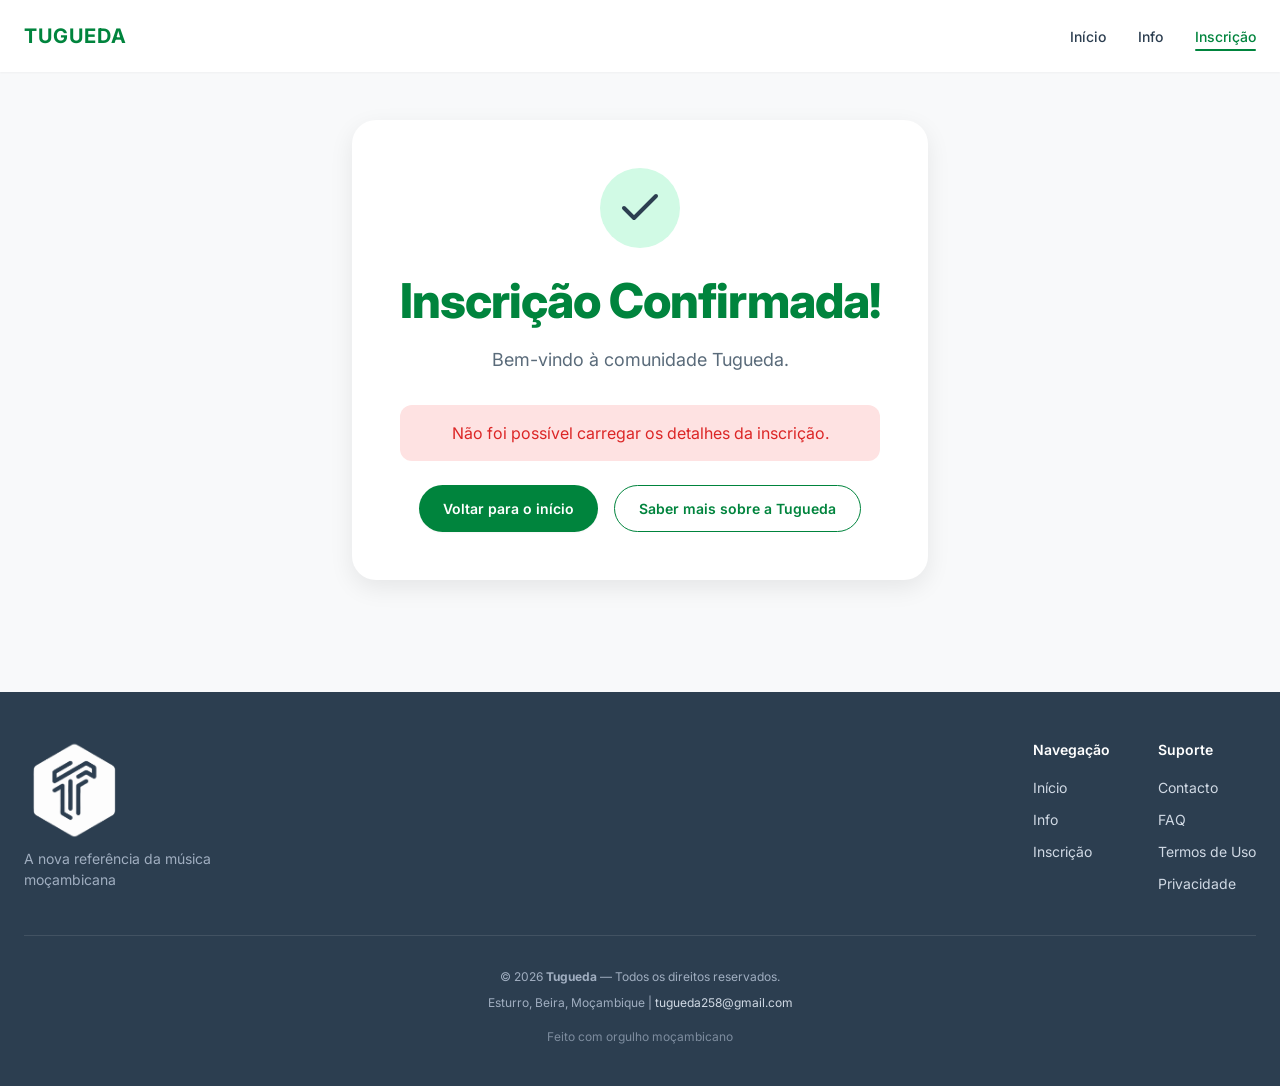
<file: obrigado.html>
<!DOCTYPE html>
<html lang="pt-MZ">
<head>
    <meta charset="UTF-8">
    <meta name="viewport" content="width=device-width, initial-scale=1.0">
    <meta name="description" content="Obrigado por se inscrever no Tugueda">
    <meta name="theme-color" content="#00843D">
    
    <title>Inscrição Confirmada | Tugueda</title>
    
    <link rel="stylesheet" href="css/main.css">
    
    <style>
        .confirmation {
            min-height: calc(100vh - var(--header-height) - 300px);
            display: flex;
            align-items: center;
            justify-content: center;
            padding: var(--spacing-12) var(--spacing-4);
            margin-top: var(--header-height);
        }
        
        .confirmation-card {
            background-color: var(--color-white);
            border-radius: var(--border-radius-xl);
            box-shadow: var(--shadow-lg);
            padding: var(--spacing-12);
            text-align: center;
            max-width: 600px;
            margin: 0 auto;
        }
        
        .confirmation-icon {
            width: 80px;
            height: 80px;
            background-color: var(--color-success-light);
            border-radius: var(--border-radius-full);
            display: flex;
            align-items: center;
            justify-content: center;
            margin: 0 auto var(--spacing-6);
        }
        
        .confirmation-icon svg {
            width: 48px;
            height: 48px;
            stroke: var(--color-success);
        }
        
        .confirmation h1 {
            color: var(--color-primary);
            margin-bottom: var(--spacing-4);
        }
        
        .confirmation .message {
            color: var(--color-gray-700);
            margin-bottom: var(--spacing-8);
            font-size: var(--font-size-lg);
        }
        
        .inscricao-details {
            background-color: var(--color-gray-100);
            border-radius: var(--border-radius-lg);
            padding: var(--spacing-6);
            margin-bottom: var(--spacing-8);
            text-align: left;
        }
        
        .inscricao-details h3 {
            font-size: var(--font-size-sm);
            color: var(--color-primary);
            margin-bottom: var(--spacing-4);
            text-transform: uppercase;
            letter-spacing: 1px;
        }
        
        .detail-row {
            display: flex;
            justify-content: space-between;
            padding: var(--spacing-2) 0;
            border-bottom: 1px solid var(--color-gray-300);
        }
        
        .detail-row:last-child {
            border-bottom: none;
        }
        
        .detail-label {
            font-weight: var(--font-weight-semibold);
            color: var(--color-gray-800);
        }
        
        .detail-value {
            color: var(--color-gray-700);
            text-align: right;
        }
        
        .next-steps {
            text-align: left;
            margin-bottom: var(--spacing-8);
        }
        
        .next-steps h3 {
            margin-bottom: var(--spacing-4);
            font-size: var(--font-size-lg);
            color: var(--color-gray-900);
        }
        
        .next-steps ul {
            list-style: none;
            padding: 0;
        }
        
        .next-steps li {
            padding: var(--spacing-2) 0;
            display: flex;
            align-items: center;
            gap: var(--spacing-3);
            color: var(--color-gray-700);
        }
        
        .next-steps li::before {
            content: '✓';
            color: var(--color-success);
            font-weight: bold;
        }
        
        .btn-group {
            display: flex;
            gap: var(--spacing-4);
            justify-content: center;
            flex-wrap: wrap;
        }
        
        .loading-spinner {
            display: flex;
            justify-content: center;
            align-items: center;
            padding: var(--spacing-8);
        }
        
        .spinner {
            width: 40px;
            height: 40px;
            border: 3px solid var(--color-gray-300);
            border-top-color: var(--color-primary);
            border-radius: 50%;
            animation: spin 1s linear infinite;
        }
        
        .error-message {
            background-color: var(--color-error-light);
            color: var(--color-error);
            padding: var(--spacing-4);
            border-radius: var(--border-radius-md);
            margin-bottom: var(--spacing-6);
        }
        
        @keyframes spin {
            to { transform: rotate(360deg); }
        }
        
        @media (max-width: 768px) {
            .confirmation-card {
                padding: var(--spacing-6);
            }
            .detail-row {
                flex-direction: column;
                gap: var(--spacing-1);
            }
            .detail-value {
                text-align: left;
            }
        }
    </style>
</head>
<body>
    <div id="header-placeholder"></div>
    
    <main class="confirmation">
        <div class="container">
            <div class="confirmation-card">
                <div class="confirmation-icon">
                    <svg viewBox="0 0 24 24" fill="none" stroke="currentColor" stroke-width="2">
                        <path d="M20 6L9 17L4 12" stroke="currentColor" stroke-linecap="round" stroke-linejoin="round"/>
                    </svg>
                </div>
                
                <h1>Inscrição Confirmada!</h1>
                <p class="message">Bem-vindo à comunidade Tugueda.</p>
                
                <div id="loadingContainer" class="loading-spinner">
                    <div class="spinner"></div>
                </div>
                
                <div id="detailsContainer" style="display: none;">
                    <div class="inscricao-details">
                        <h3>Dados da inscrição</h3>
                        <div class="detail-row">
                            <span class="detail-label">Nome / Nome Artístico</span>
                            <span class="detail-value" id="detailNome">-</span>
                        </div>
                        <div class="detail-row">
                            <span class="detail-label">Perfil</span>
                            <span class="detail-value" id="detailPerfil">-</span>
                        </div>
                        <div class="detail-row">
                            <span class="detail-label">Email</span>
                            <span class="detail-value" id="detailEmail">-</span>
                        </div>
                        <div class="detail-row">
                            <span class="detail-label">Província</span>
                            <span class="detail-value" id="detailProvincia">-</span>
                        </div>
                    </div>
                    
                    <div class="next-steps">
                        <h3>Próximos passos:</h3>
                        <ul>
                            <li>Enviaremos um email de confirmação para o seu endereço</li>
                            <li>Receberá novidades personalizadas para o seu perfil</li>
                            <li>A sua inscrição será analisada pela nossa equipa</li>
                            <li>Brevemente receberá mais informações sobre a Tugueda</li>
                        </ul>
                    </div>
                </div>
                
                <div id="errorContainer" style="display: none;">
                    <div class="error-message">
                        Não foi possível carregar os detalhes da inscrição.
                    </div>
                </div>
                
                <div class="btn-group">
                    <a href="index.html" class="btn btn-primary">Voltar para o início</a>
                    <a href="info.html" class="btn btn-secondary">Saber mais sobre a Tugueda</a>
                </div>
            </div>
        </div>
    </main>
    
    <div id="footer-placeholder"></div>
    
    <script>
        // Mapeamento de perfis para exibição
        const perfilMap = {
            'artista_solo': 'Artista / Músico (Solo)',
            'banda_grupo': 'Banda / Grupo Musical',
            'selo_gravadora': 'Selo / Editora / Gravadora',
            'manager_agente': 'Manager / Agente Artístico',
            'promotor_eventos': 'Promotor de Eventos',
            'produtor': 'Produtor Musical',
            'radio_tv': 'Rádio / TV / Streaming',
            'jornalista_critico': 'Jornalista / Crítico Musical',
            'estudante': 'Estudante de Música',
            'ouvinte_fa': 'Ouvinte / Fã',
            'loja_instrumentos': 'Loja / Instrumentos Musicais',
            'outro': 'Outro'
        };
        
        // Função para carregar componentes
        async function loadComponent(url, elementId) {
            try {
                const response = await fetch(url);
                if (response.ok) {
                    document.getElementById(elementId).innerHTML = await response.text();
                }
            } catch (error) {
                console.error(`Erro ao carregar ${url}:`, error);
            }
        }
        
        // Função para exibir dados da inscrição
        function displayInscricao(inscricao) {
            // Usar nome artístico/institucional, nunca nome pessoal
            let nomeExibicao = '';
            
            switch(inscricao.perfil) {
                case 'artista_solo':
                    nomeExibicao = inscricao.dados_especificos?.nome_artistico || inscricao.nome || 'Artista';
                    break;
                case 'banda_grupo':
                    nomeExibicao = inscricao.dados_especificos?.nome_banda || inscricao.nome || 'Banda';
                    break;
                case 'selo_gravadora':
                    nomeExibicao = inscricao.dados_especificos?.nome_selo || inscricao.nome || 'Selo';
                    break;
                case 'manager_agente':
                    nomeExibicao = inscricao.dados_especificos?.empresa || inscricao.nome || 'Manager';
                    break;
                case 'promotor_eventos':
                    nomeExibicao = inscricao.dados_especificos?.empresa || inscricao.nome || 'Promotor';
                    break;
                case 'produtor':
                    nomeExibicao = inscricao.dados_especificos?.estudio || inscricao.nome || 'Produtor';
                    break;
                case 'radio_tv':
                    nomeExibicao = inscricao.dados_especificos?.veiculo || inscricao.nome || 'Veículo';
                    break;
                case 'jornalista_critico':
                    nomeExibicao = inscricao.dados_especificos?.veiculo || inscricao.nome || 'Jornalista';
                    break;
                default:
                    nomeExibicao = inscricao.nome || 'Membro';
            }
            
            document.getElementById('detailNome').textContent = nomeExibicao;
            document.getElementById('detailPerfil').textContent = perfilMap[inscricao.perfil] || inscricao.perfil;
            document.getElementById('detailEmail').textContent = inscricao.email || '-';
            document.getElementById('detailProvincia').textContent = inscricao.provincia || '-';
            
            document.getElementById('loadingContainer').style.display = 'none';
            document.getElementById('detailsContainer').style.display = 'block';
        }
        
        function showError() {
            document.getElementById('loadingContainer').style.display = 'none';
            document.getElementById('errorContainer').style.display = 'block';
        }
        
        // Buscar inscrição do banco de dados
        async function loadInscricaoFromDB() {
            const urlParams = new URLSearchParams(window.location.search);
            const id = urlParams.get('id');
            
            if (!id) {
                showError();
                return;
            }
            
            // Tentar buscar do IndexedDB
            if (window.db) {
                try {
                    const inscricao = await window.db.getInscricao(id);
                    if (inscricao) {
                        displayInscricao(inscricao);
                        return;
                    }
                } catch (error) {
                    console.error('Erro ao buscar do IndexedDB:', error);
                }
            }
            
            // Fallback: buscar do localStorage
            const inscricoes = JSON.parse(localStorage.getItem('tugueda_inscricoes') || '[]');
            const inscricao = inscricoes.find(i => i.id === id);
            
            if (inscricao) {
                displayInscricao(inscricao);
            } else {
                showError();
            }
        }
        
        // Carregar tudo
        (async function() {
            await loadComponent('components/header.html', 'header-placeholder');
            await loadComponent('components/footer.html', 'footer-placeholder');
            await loadInscricaoFromDB();
        })();
    </script>
    
    <script type="module">
        import { TuguedaDB } from './js/modules/database.js';
        
        // Inicializar banco de dados
        window.db = new TuguedaDB();
        await window.db.init();
        
        // Se ainda não carregou, tentar novamente com o DB pronto
        const urlParams = new URLSearchParams(window.location.search);
        const id = urlParams.get('id');
        if (id && document.getElementById('loadingContainer').style.display !== 'none') {
            const inscricao = await window.db.getInscricao(id);
            if (inscricao) {
                displayInscricao(inscricao);
            }
        }
    </script>
</body>
</html>
</file>
<file: css/main.css>
/* main.css - Ponto de entrada do CSS */

/* Base */
@import 'base/reset.css';
@import 'base/variables.css';
@import 'base/typography.css';

/* Layouts */
@import 'layouts/grid.css';
@import 'layouts/header.css';
@import 'layouts/footer.css';

/* Componentes */
@import 'components/buttons.css';
@import 'components/cards.css';
@import 'components/forms.css';
@import 'components/hero.css';

/* Utilitários */
@import 'utilities/spacing.css';
@import 'utilities/display.css';

/* Páginas (opcional, carregar apenas quando necessário) */
/* @import 'pages/home.css'; */
/* @import 'pages/inscricao.css'; */
</file>
<file: css/pages/home.css>
/* home.css - Estilos específicos da página inicial */

/* Seção Pilares */
.pilares {
    padding: var(--spacing-16) 0;
    background-color: var(--color-white);
}

/* Seção Sobre */
.sobre {
    padding: var(--spacing-16) 0;
    background-color: var(--color-gray-100);
    text-align: center;
}

.sobre h2 {
    margin-bottom: var(--spacing-6);
}

.sobre p {
    max-width: 720px;
    margin: 0 auto var(--spacing-4);
    color: var(--color-gray-700);
    font-size: var(--font-size-lg);
    line-height: 1.6;
}

/* Seção CTA */
.cta {
    padding: var(--spacing-16) 0;
    background-color: var(--color-primary-soft);
    text-align: center;
}

.cta h2 {
    margin-bottom: var(--spacing-4);
}

.cta p {
    max-width: 560px;
    margin: 0 auto var(--spacing-8);
    color: var(--color-gray-700);
}

.redes-sociais {
    display: flex;
    justify-content: center;
    gap: var(--spacing-4);
    margin-top: var(--spacing-12);
    flex-wrap: wrap;
}

.social-link {
    display: inline-block;
    padding: var(--spacing-2) var(--spacing-5);
    background-color: transparent;
    color: var(--color-gray-800);
    text-decoration: none;
    font-weight: var(--font-weight-medium);
    font-size: var(--font-size-sm);
    transition: all var(--transition-fast);
    border-radius: var(--border-radius-full);
    border: 1px solid var(--color-gray-400);
}

.social-link:hover {
    background-color: var(--color-primary);
    border-color: var(--color-primary);
    color: var(--color-white);
}

/* Estilos para o logotipo */
.hero-logo {
    width: auto;
    height: auto;
    background: transparent;
    box-shadow: none;
    border-radius: 0;
    margin-bottom: var(--spacing-6);
    padding: 0;
}

.logo-img {
    max-width: 180px;
    height: auto;
    display: block;
    margin: 0 auto;
    transition: transform var(--transition-base);
}

.logo-img:hover {
    transform: scale(1.02);
}

/* Responsivo para mobile */
@media (max-width: 768px) {
    .logo-img {
        max-width: 140px;
    }
}

@media (max-width: 480px) {
    .logo-img {
        max-width: 120px;
    }
}
</file>
<file: css/pages/inscricao.css>
/* inscricao.css - Estilos específicos da página de inscrição */

.hero-inscricao {
    background: linear-gradient(105deg, var(--color-primary-dark) 0%, var(--color-primary) 100%);
    color: var(--color-white);
    text-align: center;
    padding: var(--spacing-16) var(--spacing-4) var(--spacing-12);
    margin-top: var(--header-height);
}

.hero-inscricao h1 {
    font-size: clamp(1.8rem, 4vw, 2.5rem);
    margin-bottom: var(--spacing-4);
}

.hero-inscricao p {
    font-size: var(--font-size-lg);
    opacity: 0.9;
    max-width: 600px;
    margin: 0 auto;
}

/* Container do formulário */
.form-container {
    max-width: 820px;
    margin: var(--spacing-12) auto;
    padding: 0 var(--spacing-4);
}

.form-card {
    background-color: var(--color-white);
    border-radius: var(--border-radius-xl);
    box-shadow: var(--shadow-lg);
    padding: var(--spacing-12);
    border: 1px solid var(--color-gray-200);
}

/* Mensagem de sucesso */
.success-message {
    background-color: var(--color-success-light);
    border-left: 4px solid var(--color-success);
    padding: var(--spacing-5) var(--spacing-6);
    border-radius: var(--border-radius-md);
    text-align: center;
    margin-bottom: var(--spacing-8);
}

.success-message p {
    color: var(--color-success);
    font-weight: var(--font-weight-medium);
}

.hidden {
    display: none;
}

/* Badge de perfil (opcional) */
.perfil-badge {
    display: inline-block;
    background-color: var(--color-primary-soft);
    color: var(--color-primary);
    font-size: var(--font-size-xs);
    padding: var(--spacing-1) var(--spacing-3);
    border-radius: var(--border-radius-full);
    margin-left: var(--spacing-2);
    font-weight: var(--font-weight-medium);
}

/* Seção de benefícios (página de inscrição) */
.beneficios {
    background-color: var(--color-gray-100);
    padding: var(--spacing-16) var(--spacing-4);
    text-align: center;
}

.beneficios h2 {
    margin-bottom: var(--spacing-12);
}

.beneficios-grid {
    display: flex;
    flex-wrap: wrap;
    justify-content: center;
    gap: var(--spacing-8);
    max-width: 1000px;
    margin: 0 auto;
}

.beneficio {
    flex: 1 1 240px;
    text-align: center;
}

.beneficio-title {
    font-weight: var(--font-weight-bold);
    font-size: var(--font-size-base);
    color: var(--color-primary);
    margin-bottom: var(--spacing-2);
}

.beneficio p {
    font-size: var(--font-size-sm);
    color: var(--color-gray-600);
}

@media (max-width: 768px) {
    .form-card {
        padding: var(--spacing-6);
    }
    
    .hero-inscricao {
        padding: var(--spacing-12) var(--spacing-4);
    }
}
</file>
